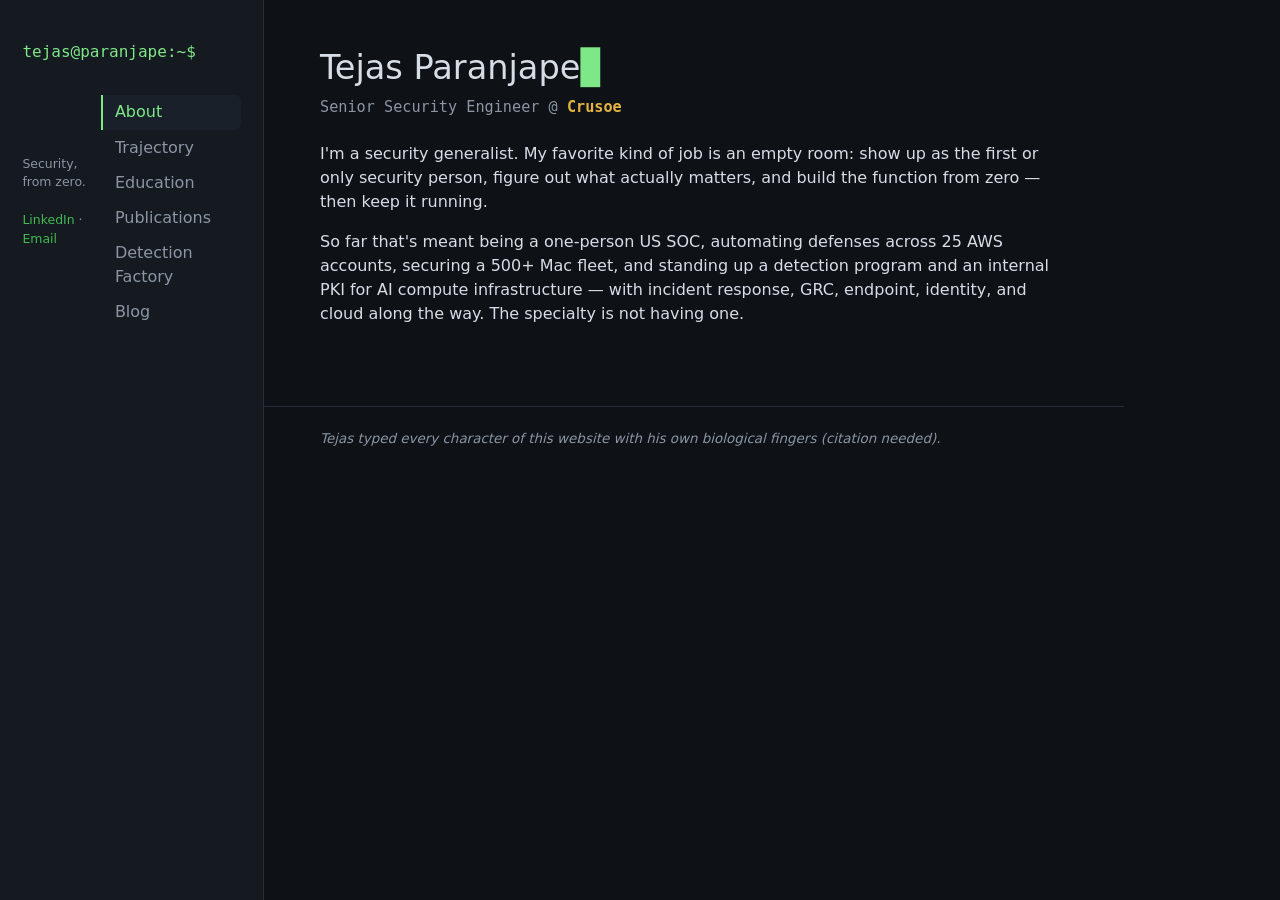
<file: index.html>
<!DOCTYPE html>
<html lang="en">
<head>
<meta charset="UTF-8">
<meta name="viewport" content="width=device-width, initial-scale=1.0">
<title>Tejas Paranjape — About</title>
<link href="https://cdn.jsdelivr.net/npm/bootstrap@5.3.3/dist/css/bootstrap.min.css" rel="stylesheet">
<link href="style.css" rel="stylesheet">
</head>
<body>

<nav class="navbar navbar-expand-lg navbar-dark fixed-top" id="sideNav">
  <div class="container-fluid flex-lg-column align-items-lg-start p-lg-0">
    <a class="navbar-brand" href="index.html">tejas@paranjape:~$</a>
    <button class="navbar-toggler" type="button" data-bs-toggle="collapse" data-bs-target="#navbarResponsive"
            aria-controls="navbarResponsive" aria-expanded="false" aria-label="Toggle navigation">
      <span class="navbar-toggler-icon"></span>
    </button>
    <div class="collapse navbar-collapse" id="navbarResponsive">
      <div class="brand-sub d-none d-lg-block mt-1">
        Security, from zero.<br><br>
        <a href="https://www.linkedin.com/in/tejas-paranjape">LinkedIn</a> ·
        <a href="mailto:tejasparanjape1@gmail.com">Email</a>
      </div>
      <ul class="navbar-nav">
        <li class="nav-item"><a class="nav-link active" aria-current="page" href="index.html">About</a></li>
        <li class="nav-item"><a class="nav-link" href="trajectory.html">Trajectory</a></li>
        <li class="nav-item"><a class="nav-link" href="education.html">Education</a></li>
        <li class="nav-item"><a class="nav-link" href="publications.html">Publications</a></li>
        <li class="nav-item"><a class="nav-link" href="detection-factory.html">Detection Factory</a></li>
        <li class="nav-item"><a class="nav-link" href="blog.html">Blog</a></li>
      </ul>
      <div class="brand-sub d-lg-none mt-2 mb-2">
        <a href="https://www.linkedin.com/in/tejas-paranjape">LinkedIn</a> ·
        <a href="mailto:tejasparanjape1@gmail.com">Email</a>
      </div>
    </div>
  </div>
</nav>

<main>
  <h1>Tejas Paranjape<span class="cursor">▊</span></h1>
  <p class="tagline">Senior Security Engineer @ <b>Crusoe</b></p>
  <p>
    I'm a security generalist. My favorite kind of job is an empty room: show up as the first
    or only security person, figure out what actually matters, and build the function from
    zero — then keep it running.
  </p>
  <p>
    So far that's meant being a one-person US SOC, automating defenses across 25 AWS accounts,
    securing a 500+ Mac fleet, and standing up a detection program and an internal PKI for AI
    compute infrastructure — with incident response, GRC, endpoint, identity, and cloud along
    the way. The specialty is not having one.
  </p>
</main>

<footer>
  <em>Tejas typed every character of this website with his own biological fingers (citation needed).</em>
</footer>

<script src="https://cdn.jsdelivr.net/npm/bootstrap@5.3.3/dist/js/bootstrap.bundle.min.js"></script>
</body>
</html>
</file>
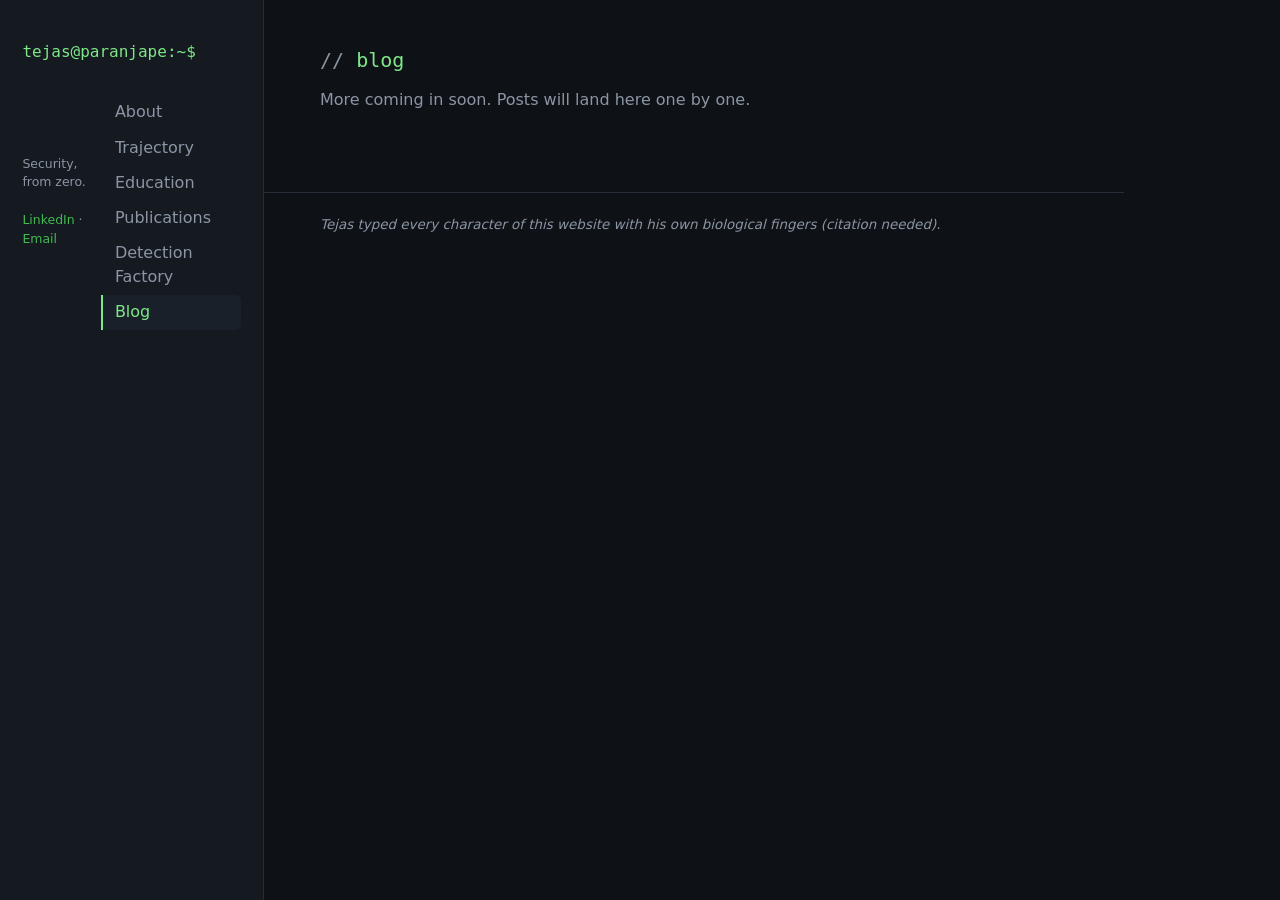
<file: blog.html>
<!DOCTYPE html>
<html lang="en">
<head>
<meta charset="UTF-8">
<meta name="viewport" content="width=device-width, initial-scale=1.0">
<title>Tejas Paranjape — Blog</title>
<link href="https://cdn.jsdelivr.net/npm/bootstrap@5.3.3/dist/css/bootstrap.min.css" rel="stylesheet">
<link href="style.css" rel="stylesheet">
</head>
<body>

<nav class="navbar navbar-expand-lg navbar-dark fixed-top" id="sideNav">
  <div class="container-fluid flex-lg-column align-items-lg-start p-lg-0">
    <a class="navbar-brand" href="index.html">tejas@paranjape:~$</a>
    <button class="navbar-toggler" type="button" data-bs-toggle="collapse" data-bs-target="#navbarResponsive"
            aria-controls="navbarResponsive" aria-expanded="false" aria-label="Toggle navigation">
      <span class="navbar-toggler-icon"></span>
    </button>
    <div class="collapse navbar-collapse" id="navbarResponsive">
      <div class="brand-sub d-none d-lg-block mt-1">
        Security, from zero.<br><br>
        <a href="https://www.linkedin.com/in/tejas-paranjape">LinkedIn</a> ·
        <a href="mailto:tejasparanjape1@gmail.com">Email</a>
      </div>
      <ul class="navbar-nav">
        <li class="nav-item"><a class="nav-link" href="index.html">About</a></li>
        <li class="nav-item"><a class="nav-link" href="trajectory.html">Trajectory</a></li>
        <li class="nav-item"><a class="nav-link" href="education.html">Education</a></li>
        <li class="nav-item"><a class="nav-link" href="publications.html">Publications</a></li>
        <li class="nav-item"><a class="nav-link" href="detection-factory.html">Detection Factory</a></li>
        <li class="nav-item"><a class="nav-link active" aria-current="page" href="blog.html">Blog</a></li>
      </ul>
      <div class="brand-sub d-lg-none mt-2 mb-2">
        <a href="https://www.linkedin.com/in/tejas-paranjape">LinkedIn</a> ·
        <a href="mailto:tejasparanjape1@gmail.com">Email</a>
      </div>
    </div>
  </div>
</nav>

<main>
  <h2>blog</h2>
  <p class="dim">More coming in soon. Posts will land here one by one.</p>
</main>

<footer>
  <em>Tejas typed every character of this website with his own biological fingers (citation needed).</em>
</footer>

<script src="https://cdn.jsdelivr.net/npm/bootstrap@5.3.3/dist/js/bootstrap.bundle.min.js"></script>
</body>
</html>
</file>
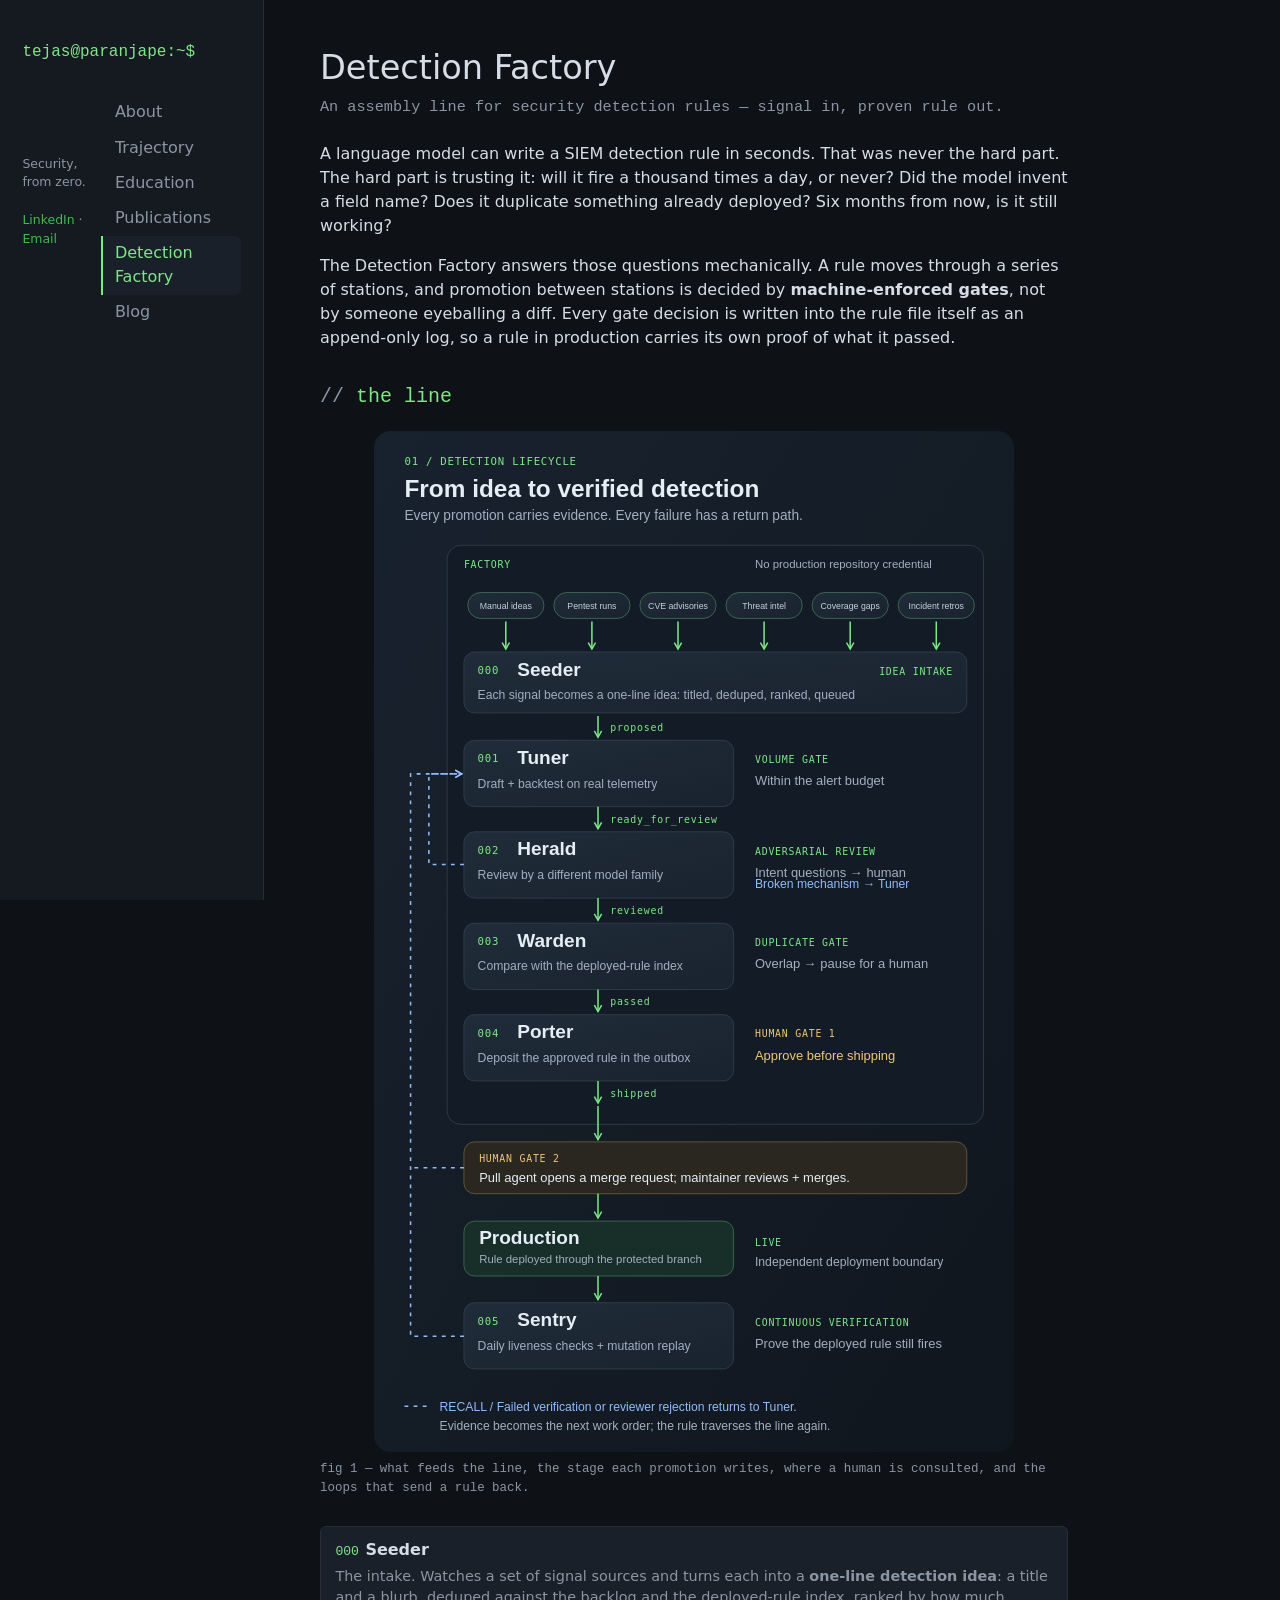
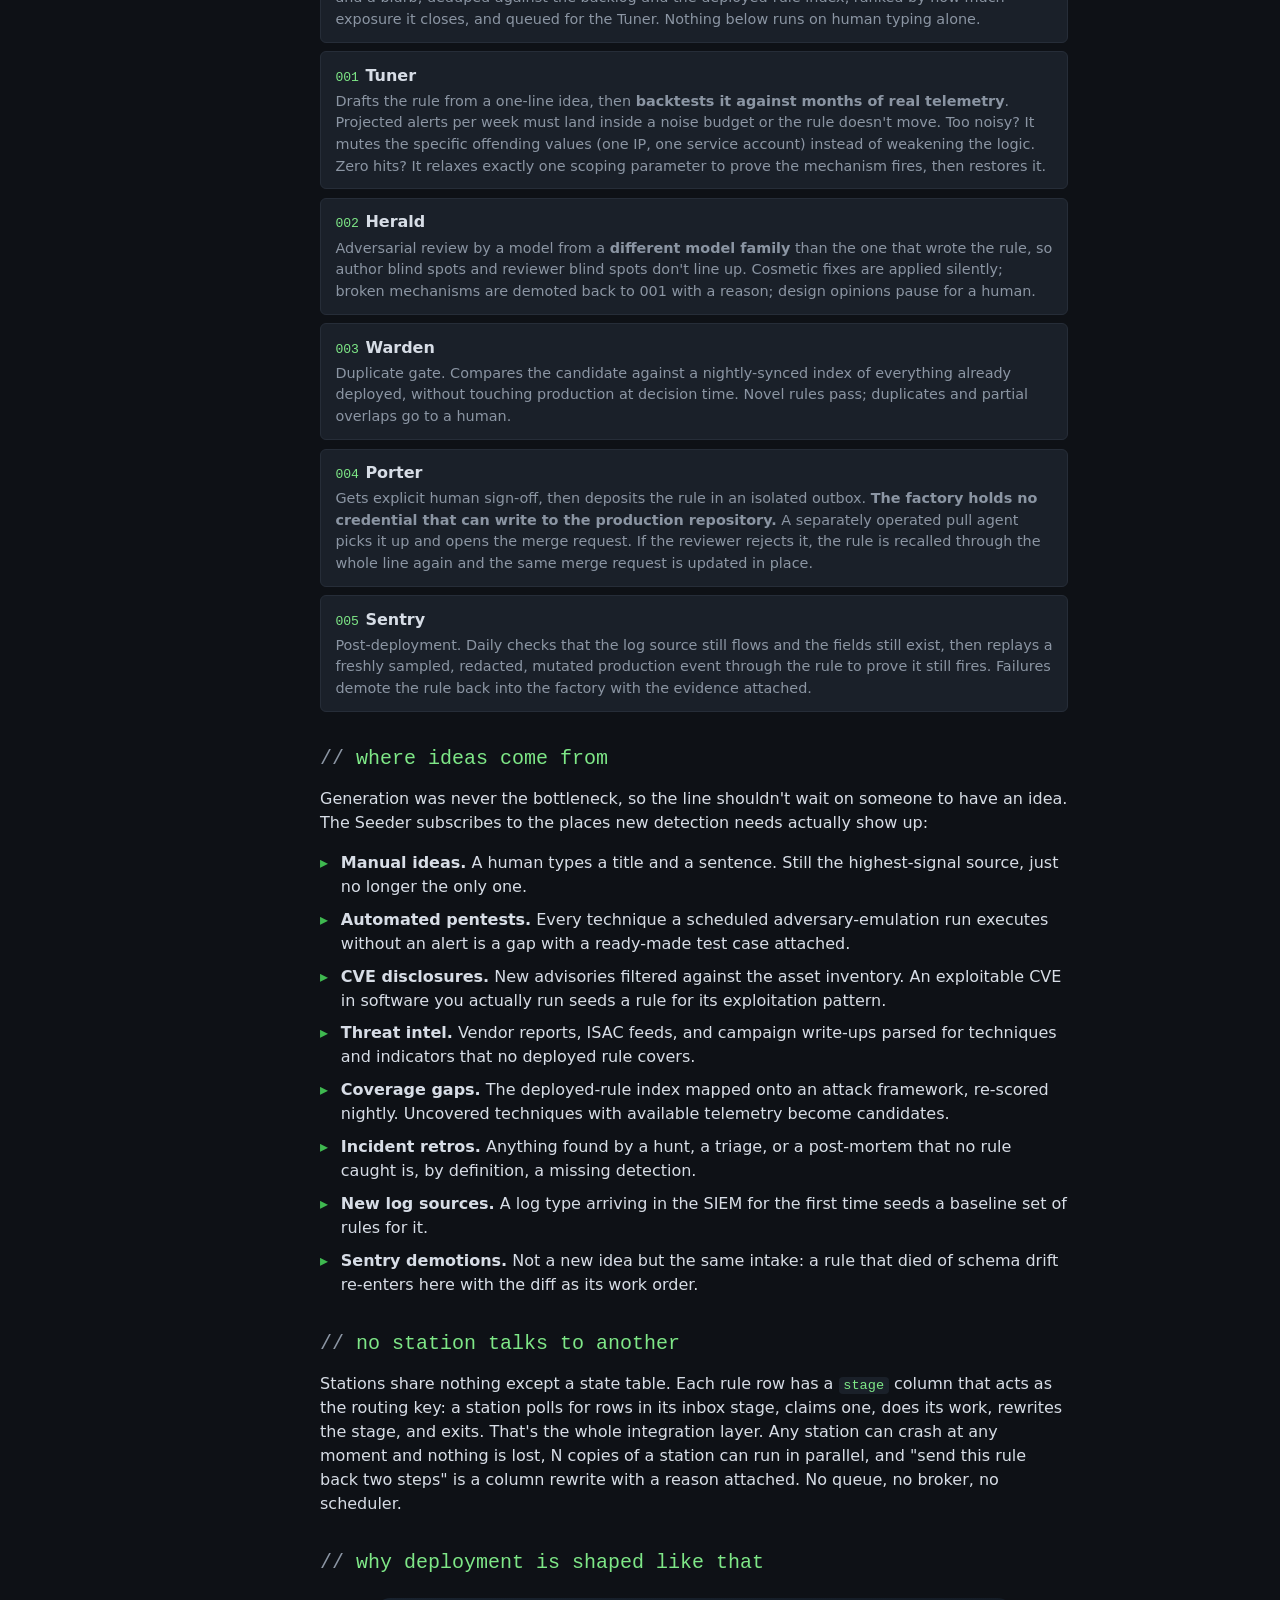
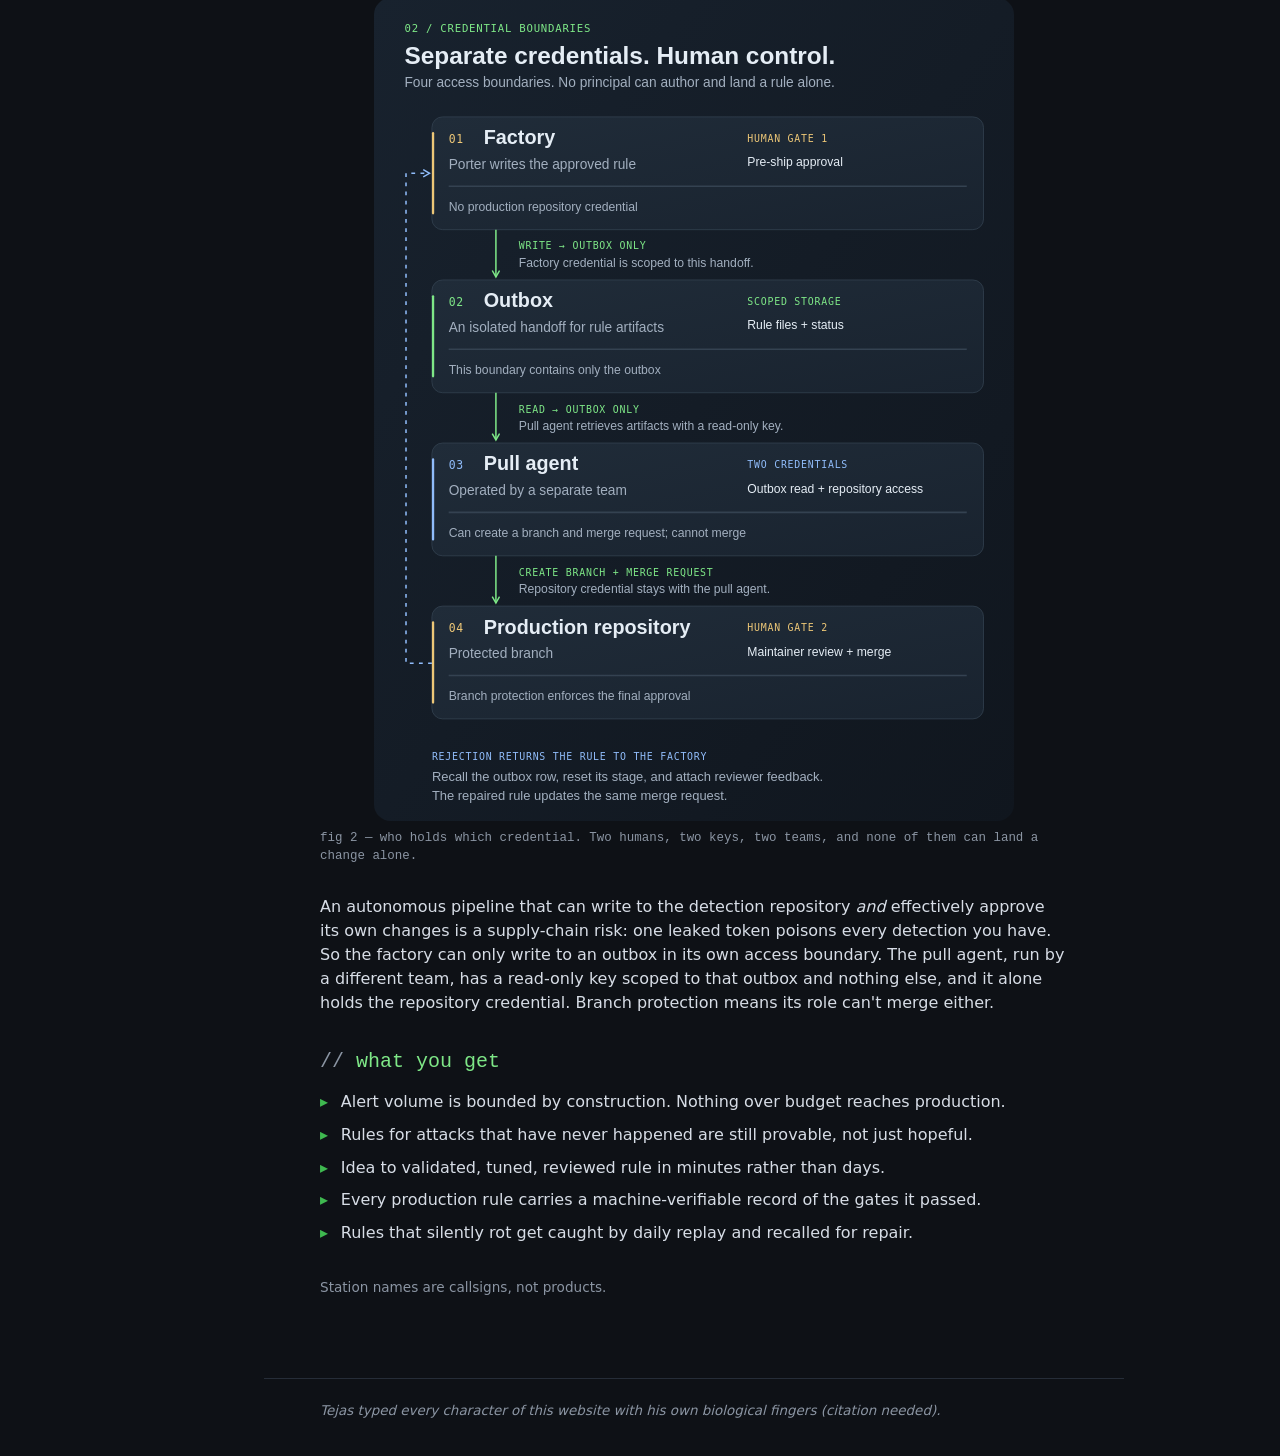
<file: detection-factory.html>
<!DOCTYPE html>
<html lang="en">
<head>
<meta charset="UTF-8">
<meta name="viewport" content="width=device-width, initial-scale=1.0">
<title>Tejas Paranjape — Detection Factory</title>
<link href="https://cdn.jsdelivr.net/npm/bootstrap@5.3.3/dist/css/bootstrap.min.css" rel="stylesheet">
<link href="style.css" rel="stylesheet">
<style>
  .fig { margin: 1.4rem 0 .5rem; }
  .fig img { width: 100%; max-width: 640px; height: auto; display: block; margin: 0 auto; }
  .caption { font-family: var(--mono); font-size: .78rem; color: var(--ink-dim); margin-bottom: 1.8rem; }
  .stations { list-style: none; padding-left: 0; margin: 1rem 0 1.6rem; }
  .stations li { border: 1px solid var(--line); background: var(--bg-card); border-radius: 6px; padding: .7rem .9rem; margin-bottom: .55rem; }
  .stations .id { font-family: var(--mono); color: var(--accent); font-size: .82rem; }
  .stations .name { font-weight: 600; margin-left: .4rem; }
  .stations .what { color: var(--ink-dim); font-size: .9rem; display: block; margin-top: .2rem; }
  h2 { margin-top: 2.2rem; }
  code { color: var(--accent); background: var(--bg-card); padding: .05rem .3rem; border-radius: 4px; font-size: .85em; }
</style>
</head>
<body>

<nav class="navbar navbar-expand-lg navbar-dark fixed-top" id="sideNav">
  <div class="container-fluid flex-lg-column align-items-lg-start p-lg-0">
    <a class="navbar-brand" href="index.html">tejas@paranjape:~$</a>
    <button class="navbar-toggler" type="button" data-bs-toggle="collapse" data-bs-target="#navbarResponsive"
            aria-controls="navbarResponsive" aria-expanded="false" aria-label="Toggle navigation">
      <span class="navbar-toggler-icon"></span>
    </button>
    <div class="collapse navbar-collapse" id="navbarResponsive">
      <div class="brand-sub d-none d-lg-block mt-1">
        Security, from zero.<br><br>
        <a href="https://www.linkedin.com/in/tejas-paranjape">LinkedIn</a> ·
        <a href="mailto:tejasparanjape1@gmail.com">Email</a>
      </div>
      <ul class="navbar-nav">
        <li class="nav-item"><a class="nav-link" href="index.html">About</a></li>
        <li class="nav-item"><a class="nav-link" href="trajectory.html">Trajectory</a></li>
        <li class="nav-item"><a class="nav-link" href="education.html">Education</a></li>
        <li class="nav-item"><a class="nav-link" href="publications.html">Publications</a></li>
        <li class="nav-item"><a class="nav-link active" aria-current="page" href="detection-factory.html">Detection Factory</a></li>
        <li class="nav-item"><a class="nav-link" href="blog.html">Blog</a></li>
      </ul>
      <div class="brand-sub d-lg-none mt-2 mb-2">
        <a href="https://www.linkedin.com/in/tejas-paranjape">LinkedIn</a> ·
        <a href="mailto:tejasparanjape1@gmail.com">Email</a>
      </div>
    </div>
  </div>
</nav>

<main>
  <h1>Detection Factory</h1>
  <p class="tagline">An assembly line for security detection rules — signal in, proven rule out.</p>

  <p>
    A language model can write a SIEM detection rule in seconds. That was never the hard part. The hard
    part is trusting it: will it fire a thousand times a day, or never? Did the model invent a field name?
    Does it duplicate something already deployed? Six months from now, is it still working?
  </p>
  <p>
    The Detection Factory answers those questions mechanically. A rule moves through a series of
    stations, and promotion between stations is decided by <b>machine-enforced gates</b>, not by
    someone eyeballing a diff. Every gate decision is written into the rule file itself as an
    append-only log, so a rule in production carries its own proof of what it passed.
  </p>

  <h2>the line</h2>
  <div class="fig"><img src="img/astra/fig1_pipeline.svg" alt="Pipeline overview: seeders, six stations, two human gates, demotion and recall loops"></div>
  <p class="caption">fig 1 — what feeds the line, the stage each promotion writes, where a human is consulted, and the loops that send a rule back.</p>

  <ul class="stations">
    <li><span class="id">000</span><span class="name">Seeder</span>
      <span class="what">The intake. Watches a set of signal sources and turns each into a <b>one-line detection idea</b>: a title and a blurb, deduped against the backlog and the deployed-rule index, ranked by how much exposure it closes, and queued for the Tuner. Nothing below runs on human typing alone.</span></li>
    <li><span class="id">001</span><span class="name">Tuner</span>
      <span class="what">Drafts the rule from a one-line idea, then <b>backtests it against months of real telemetry</b>. Projected alerts per week must land inside a noise budget or the rule doesn't move. Too noisy? It mutes the specific offending values (one IP, one service account) instead of weakening the logic. Zero hits? It relaxes exactly one scoping parameter to prove the mechanism fires, then restores it.</span></li>
    <li><span class="id">002</span><span class="name">Herald</span>
      <span class="what">Adversarial review by a model from a <b>different model family</b> than the one that wrote the rule, so author blind spots and reviewer blind spots don't line up. Cosmetic fixes are applied silently; broken mechanisms are demoted back to 001 with a reason; design opinions pause for a human.</span></li>
    <li><span class="id">003</span><span class="name">Warden</span>
      <span class="what">Duplicate gate. Compares the candidate against a nightly-synced index of everything already deployed, without touching production at decision time. Novel rules pass; duplicates and partial overlaps go to a human.</span></li>
    <li><span class="id">004</span><span class="name">Porter</span>
      <span class="what">Gets explicit human sign-off, then deposits the rule in an isolated outbox. <b>The factory holds no credential that can write to the production repository.</b> A separately operated pull agent picks it up and opens the merge request. If the reviewer rejects it, the rule is recalled through the whole line again and the same merge request is updated in place.</span></li>
    <li><span class="id">005</span><span class="name">Sentry</span>
      <span class="what">Post-deployment. Daily checks that the log source still flows and the fields still exist, then replays a freshly sampled, redacted, mutated production event through the rule to prove it still fires. Failures demote the rule back into the factory with the evidence attached.</span></li>
  </ul>

  <h2>where ideas come from</h2>
  <p>
    Generation was never the bottleneck, so the line shouldn't wait on someone to have an idea. The Seeder
    subscribes to the places new detection needs actually show up:
  </p>
  <ul class="clean">
    <li><b>Manual ideas.</b> A human types a title and a sentence. Still the highest-signal source, just no longer the only one.</li>
    <li><b>Automated pentests.</b> Every technique a scheduled adversary-emulation run executes without an alert is a gap with a ready-made test case attached.</li>
    <li><b>CVE disclosures.</b> New advisories filtered against the asset inventory. An exploitable CVE in software you actually run seeds a rule for its exploitation pattern.</li>
    <li><b>Threat intel.</b> Vendor reports, ISAC feeds, and campaign write-ups parsed for techniques and indicators that no deployed rule covers.</li>
    <li><b>Coverage gaps.</b> The deployed-rule index mapped onto an attack framework, re-scored nightly. Uncovered techniques with available telemetry become candidates.</li>
    <li><b>Incident retros.</b> Anything found by a hunt, a triage, or a post-mortem that no rule caught is, by definition, a missing detection.</li>
    <li><b>New log sources.</b> A log type arriving in the SIEM for the first time seeds a baseline set of rules for it.</li>
    <li><b>Sentry demotions.</b> Not a new idea but the same intake: a rule that died of schema drift re-enters here with the diff as its work order.</li>
  </ul>

  <h2>no station talks to another</h2>
  <p>
    Stations share nothing except a state table. Each rule row has a <code>stage</code> column that acts as the
    routing key: a station polls for rows in its inbox stage, claims one, does its work, rewrites the stage, and exits.
    That's the whole integration layer. Any station can crash at any moment and nothing is lost, N copies
    of a station can run in parallel, and "send this rule back two steps" is a column rewrite with a reason
    attached. No queue, no broker, no scheduler.
  </p>

  <h2>why deployment is shaped like that</h2>
  <div class="fig"><img src="img/astra/fig6_credentials.svg" alt="Credential boundaries between the factory, the outbox, the pull agent and the production repository"></div>
  <p class="caption">fig 2 — who holds which credential. Two humans, two keys, two teams, and none of them can land a change alone.</p>
  <p>
    An autonomous pipeline that can write to the detection repository <i>and</i> effectively approve its own changes is a
    supply-chain risk: one leaked token poisons every detection you have. So the factory can only write to an outbox
    in its own access boundary. The pull agent, run by a different team, has a read-only key scoped to that outbox and
    nothing else, and it alone holds the repository credential. Branch protection means its role can't merge either.
  </p>

  <h2>what you get</h2>
  <ul class="clean">
    <li>Alert volume is bounded by construction. Nothing over budget reaches production.</li>
    <li>Rules for attacks that have never happened are still provable, not just hopeful.</li>
    <li>Idea to validated, tuned, reviewed rule in minutes rather than days.</li>
    <li>Every production rule carries a machine-verifiable record of the gates it passed.</li>
    <li>Rules that silently rot get caught by daily replay and recalled for repair.</li>
  </ul>

  <p class="dim" style="font-size:.85rem; margin-top:2rem;">
    Station names are callsigns, not products.
  </p>
</main>

<footer>
  <em>Tejas typed every character of this website with his own biological fingers (citation needed).</em>
</footer>

<script src="https://cdn.jsdelivr.net/npm/bootstrap@5.3.3/dist/js/bootstrap.bundle.min.js"></script>
</body>
</html>
</file>
<file: style.css>
/* Shared styles — layout pattern from Start Bootstrap "Resume" theme (MIT). */
:root {
  --bg: #0e1116;
  --bg-panel: #151a21;
  --bg-card: #1a2029;
  --line: #262d38;
  --ink: #d7dde6;
  --ink-dim: #8b95a3;
  --accent: #7ee787;
  --accent-dim: #3fb950;
  --mono: "SF Mono", "JetBrains Mono", Menlo, Consolas, monospace;
}
body {
  background: var(--bg);
  color: var(--ink);
}

/* ---------- Sidebar / navbar ---------- */
#sideNav {
  background: var(--bg-panel);
  border-bottom: 1px solid var(--line);
}
#sideNav .navbar-brand {
  font-family: var(--mono);
  color: var(--accent);
  font-size: 1rem;
}
#sideNav .brand-sub { font-size: .78rem; color: var(--ink-dim); }
#sideNav .brand-sub a { color: var(--accent-dim); text-decoration: none; }
#sideNav .nav-link {
  color: var(--ink-dim);
  border-left: 2px solid transparent;
  border-radius: 0 6px 6px 0;
  padding: .35rem .75rem;
}
#sideNav .nav-link:hover { color: var(--ink); background: var(--bg-card); }
#sideNav .nav-link.active {
  color: var(--accent);
  border-left-color: var(--accent);
  background: var(--bg-card);
}
@media (min-width: 992px) {
  #sideNav {
    position: fixed;
    top: 0; left: 0;
    height: 100vh;
    width: 16.5rem;
    flex-direction: column;
    align-items: flex-start;
    justify-content: flex-start;
    padding: 2.2rem 1.4rem;
    border-right: 1px solid var(--line);
    border-bottom: none;
  }
  #sideNav .navbar-collapse { width: 100%; }
  #sideNav .navbar-nav { flex-direction: column; width: 100%; margin-top: 1.6rem; }
  main, footer { margin-left: 16.5rem; }
}
@media (max-width: 991.98px) {
  body { padding-top: 3.6rem; }
}

/* ---------- Content ---------- */
main { max-width: 860px; padding: 3rem 2rem 4rem; }
@media (min-width: 992px) { main { padding: 3rem 3.5rem 4rem; } }
h1 { font-size: 2.1rem; }
h1 .cursor { color: var(--accent); animation: blink 1.1s steps(1) infinite; }
@keyframes blink { 50% { opacity: 0; } }
h2 {
  font-family: var(--mono);
  font-size: 1.25rem;
  color: var(--accent);
  margin-bottom: 1rem;
}
h2::before { content: "// "; color: var(--ink-dim); }
a { color: var(--accent-dim); }
.tagline {
  font-family: var(--mono);
  color: var(--ink-dim);
  font-size: .95rem;
  margin-bottom: 1.4rem;
}
.tagline b { color: #e3b341; font-weight: 600; }
.dim { color: var(--ink-dim); }

ul.clean { list-style: none; padding-left: 0; }
ul.clean li { padding-left: 1.3rem; position: relative; margin-bottom: .55rem; }
ul.clean li::before { content: "▸"; position: absolute; left: 0; color: var(--accent-dim); }

.timeline { list-style: none; margin: .6rem 0 1.2rem; padding-left: 0; }
.timeline li {
  position: relative;
  padding: 0 0 1.1rem 1.6rem;
  border-left: 2px solid var(--line);
  margin-left: .4rem;
}
.timeline li:last-child { padding-bottom: .2rem; }
.timeline li::before {
  content: "";
  position: absolute;
  left: -6px; top: .42em;
  width: 10px; height: 10px;
  border-radius: 50%;
  background: var(--bg);
  border: 2px solid var(--accent-dim);
}
.timeline li.current::before { background: var(--accent); border-color: var(--accent); }
.timeline .role { font-weight: 600; }
.timeline .org { color: var(--accent); font-family: var(--mono); font-size: .85rem; }
.timeline .desc { color: var(--ink-dim); font-size: .9rem; }

footer {
  padding: 1.4rem 2rem 2.2rem;
  max-width: 860px;
  border-top: 1px solid var(--line);
  color: var(--ink-dim);
  font-size: .84rem;
}
@media (min-width: 992px) { footer { padding: 1.4rem 3.5rem 2.2rem; } }
</file>
